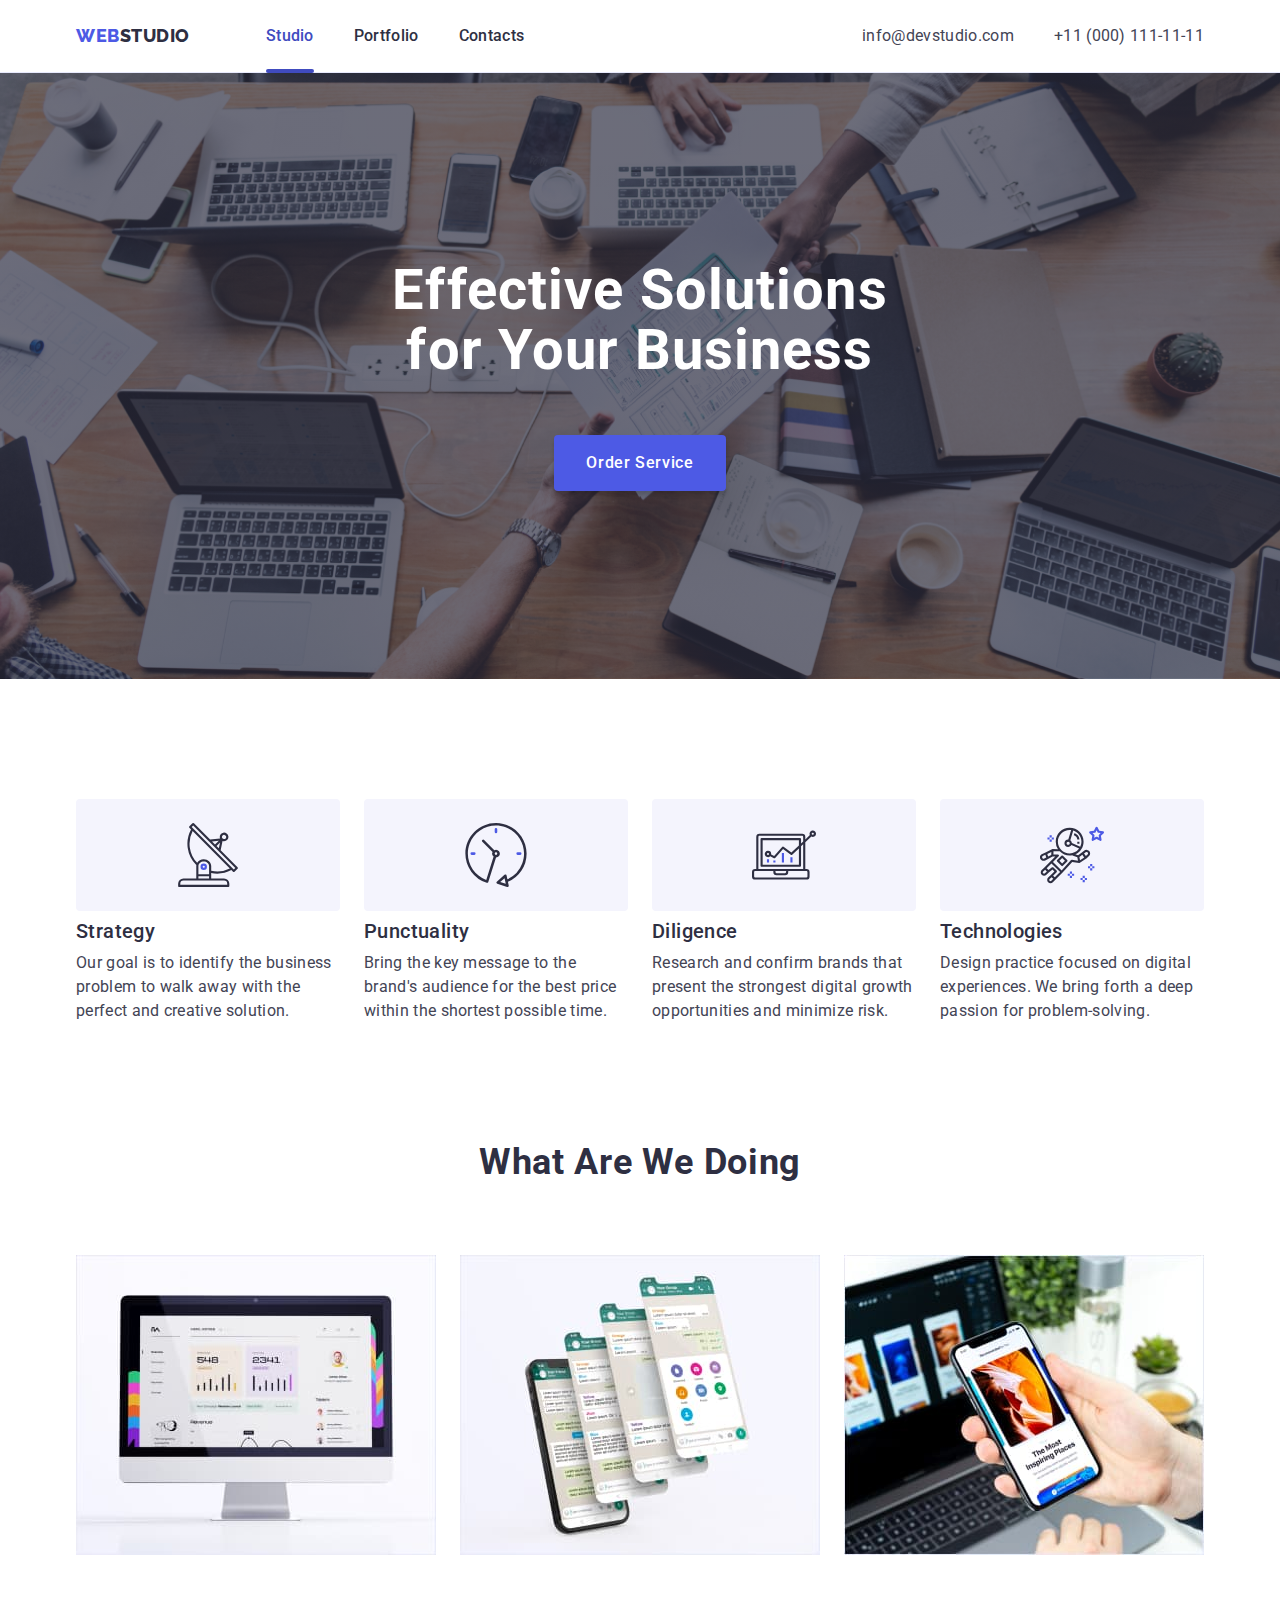
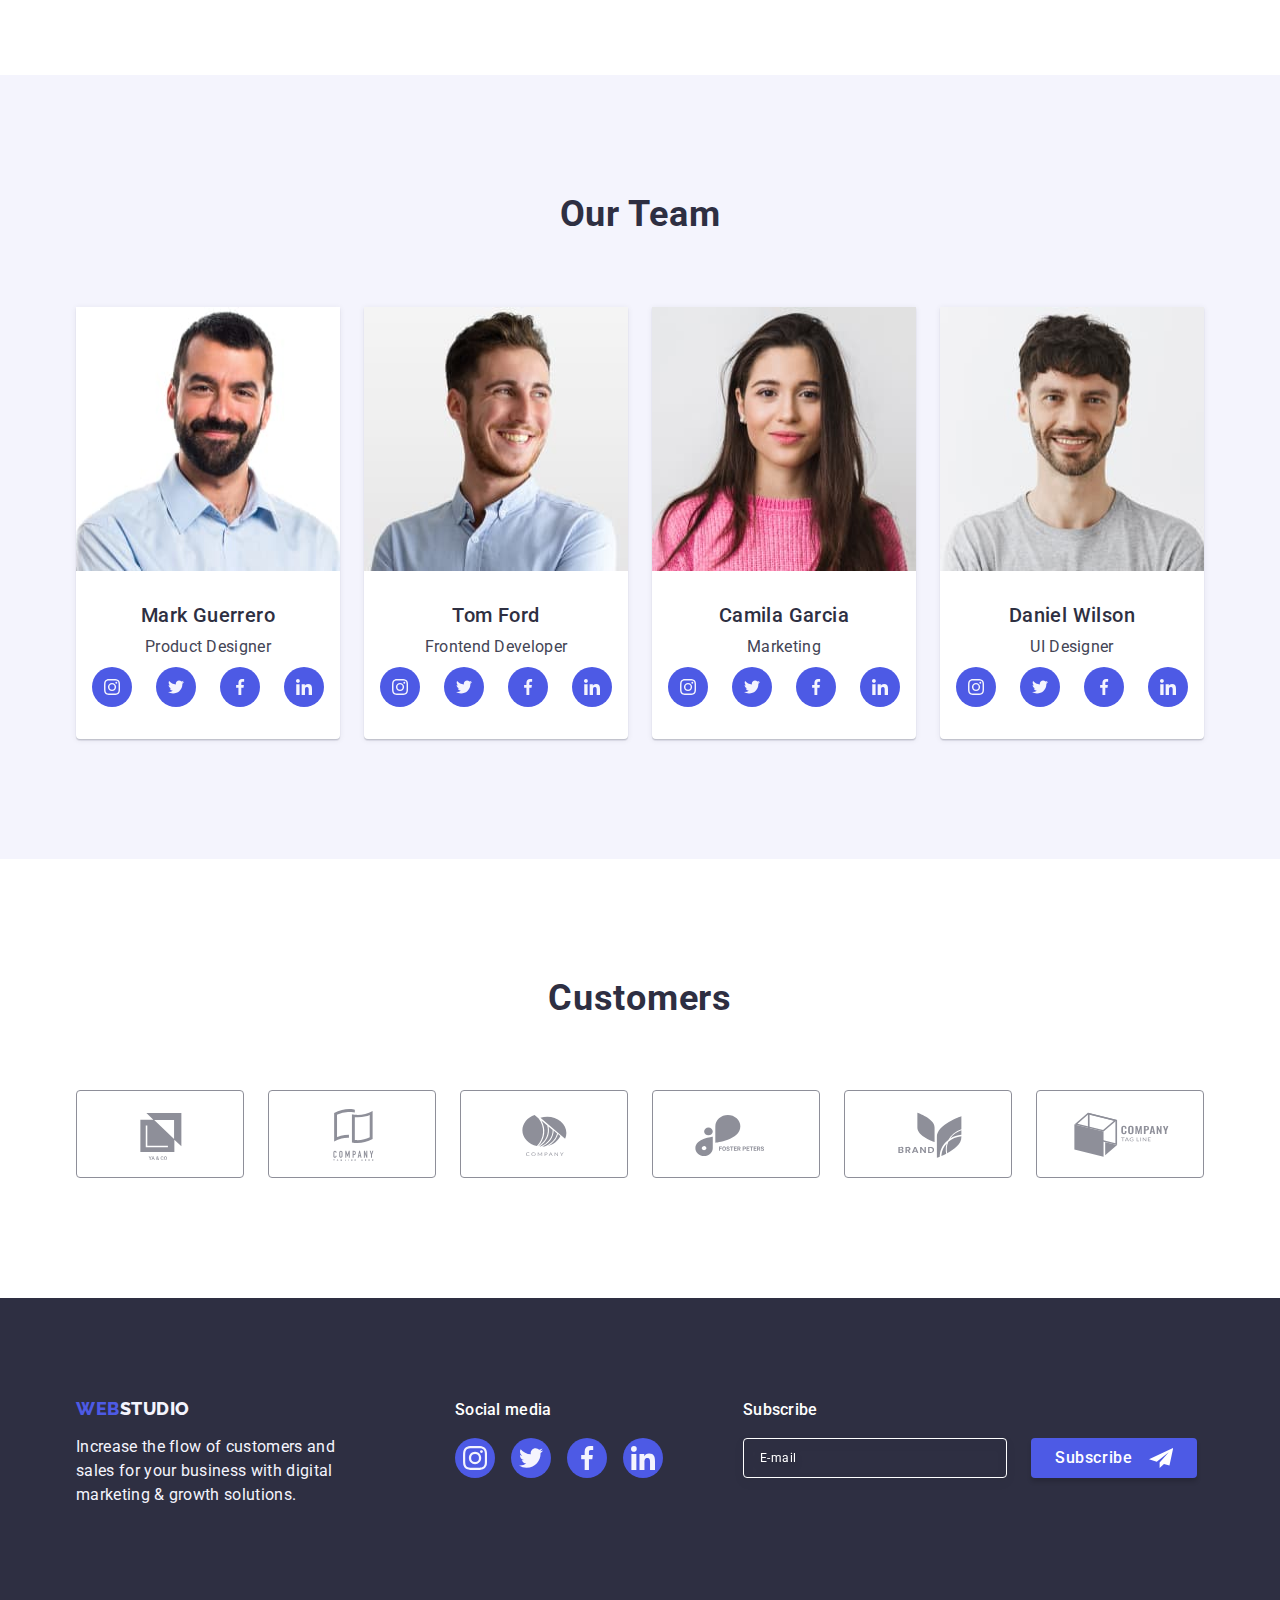
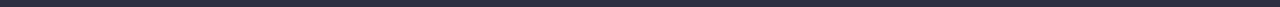
<file: index.html>
<!DOCTYPE html>
<html lang="en">

<head>
    <meta charset="UTF-8">
    <meta http-equiv="X-UA-Compatible" content="IE=edge">
    <meta name="viewport" content="width=device-width, initial-scale=1.0">
    <title>Web Studio</title>
    <link rel="stylesheet"
        href="https://cdnjs.cloudflare.com/ajax/libs/modern-normalize/1.1.0/modern-normalize.min.css">
    <link rel="preconnect" href="https://fonts.googleapis.com">
    <link rel="preconnect" href="https://fonts.gstatic.com" crossorigin>
    <link href="https://fonts.googleapis.com/css2?family=Raleway:wght@800&family=Roboto:wght@400;500;700&display=swap"
        rel="stylesheet">
    <link rel="stylesheet" href="./css/styles.css">
</head>

<body>
    <header class="head-one">
        <div class="container head-container">
            <nav class="nav-one">
                <a class="link logo" href="./index.html">Web<span class="logo-one">Studio</span></a>
                <ul class="list head-two">
                    <li><a class="link head-item head-item-two" href="./index.html">Studio</a></li>
                    <li><a class="link head-item" href="./portfolio.html">Portfolio</a></li>
                    <li><a class="link head-item" href="">Contacts</a></li>
                </ul>
            </nav>
            <address class="link head-adres">
                <ul class="list head-two">
                    <li><a class="link head-contact" href="mailto:info@devstudio.com">info@devstudio.com</a></li>
                    <li><a class="link head-contact" href="tel:+110001111111">+11 (000) 111-11-11</a></li>
                </ul>
            </address>
        </div>

    </header>

    <main>
        <section class="section-one">
            <div class="container hero">
                <h1 class="main-list">Effective Solutions <br>
                    for Your Business</h1>
                <button class="open-btn hero" type="button" data-modal-open>Order Service</button>
            </div>

        </section>
        <section class="sections-second">
            <div class="container">
                <h2 class="section-two visually-hidden">Strategy_Punctuality_Diligence_Technologies</h2>
                <ul class="list section-two-list">
                    <li class="list-one">
                        <div class="section-list-icon"><svg class="list-icon" aria-label="antenna" width="64" height="64">
                            <use href="./images/icons.svg#icon-antenna"></use>
                        </svg></div>
                        
                        <h3 class="main-link">Strategy</h3>
                        <p class="info-section-two">Our goal is to identify the business
                            problem to walk away with the perfect and creative solution.</p>
                    </li>
                    <li class="list-one">
                        <div class="section-list-icon"><svg class="list-icon" aria-label="clock" width="64" height="64">
                            <use href="./images/icons.svg#icon-clock"></use>
                        </svg></div>
                       
                        <h3 class="main-link">Punctuality</h3>
                        <p class="info-section-two">Bring the key message to the brand's audience for the best price
                            within
                            the shortest possible
                            time.</p>
                    </li>
                    <li class="list-one">
                        <div class="section-list-icon"><svg class="list-icon" aria-label="diagram" width="64" height="64">
                            <use href="./images/icons.svg#icon-diagram"></use>
                        </svg></div>
                        
                        <h3 class="main-link">Diligence</h3>
                        <p class="info-section-two">Research and confirm brands that present the strongest digital
                            growth
                            opportunities and minimize
                            risk.</p>
                    </li>
                    <li class="list-one">
                        <div class="section-list-icon"><svg class="list-icon" aria-label="astronaut" width="64" height="64">
                            <use href="./images/icons.svg#icon-astronaut"></use>
                        </svg></div>
                      
                        <h3 class="main-link">Technologies</h3>
                        <p class="info-section-two">Design practice focused on digital experiences. We bring forth a
                            deep
                            passion for
                            problem-solving.</p>
                    </li>
                </ul>
            </div>

        </section>
        <section class="section">
            <div class="container">
                <h2 class="section-main">What are we doing</h2>
                <ul class="list section-informations">
                    <li class="list-two">
                        <img src="./images/what-are-you-doing/komp.jpg" alt="komp" width="360" height="300">
                    </li>
                    <li class="list-two">
                        <img src="./images/what-are-you-doing/scrin.jpg" alt="scrin" width="360" height="300">
                    </li>
                    <li class="list-two">
                        <img src="./images/what-are-you-doing/telefon.jpg" alt="telefon" width="360" height="300">
                    </li>
                </ul>
            </div>

        </section>
        <section class="section-four section">
            <div class="container">
                <h2 class="section-main">Our Team</h2>
                <ul class="list team-list">
                    <li class="section-four-team">
                        <img src="./images/team/mark-guerrero.jpg" alt="mark-guerrero" width="264" height="264">
                        <div class="list-name">
                            <h3 class="name-section-four">Mark Guerrero</h3>
                            <p class="our-team-info">Product Designer</p>
                          <ul class="social-list list">
                            <li class="social-list-item">
                                <a href="" class="social-list-link">
                                    <svg class="social-list-icon" aria-label="icon instagram" width="16" height="16">
                                        <use href="./images/icons.svg#icon-instagram-2"></use>
                                    </svg>
                                </a>
                            </li>
                            <li class="social-list-item">
                                <a href="" class="social-list-link">
                                    <svg class="social-list-icon" aria-label="icon twitter" width="16" height="16">
                                        <use href="./images/icons.svg#icon-twitter-1"></use>
                                    </svg>
                                </a>
                            </li>
                            <li class="social-list-item">
                                <a href="" class="social-list-link">
                                    <svg class="social-list-icon" aria-label="icon Faceboock" width="16" height="16">
                                        <use href="./images/icons.svg#icon-facebook-1"></use>
                                    </svg>
                                </a>
                            </li>
                            <li class="social-list-item">
                                <a href="" class="social-list-link">
                                    <svg class="social-list-icon" aria-label="icon linkendin" width="16" height="16">
                                        <use href="./images/icons.svg#icon-linkedin-1"></use>
                                    </svg>
                                </a>
                            </li>
                          </ul>
                        </div>


                    </li>
                    <li class="section-four-team">
                        <img src="./images/team/tom-ford.jpg" alt="tom-ford" width="264" height="264">
                        <div class="list-name">
                            <h3 class="name-section-four">Tom Ford</h3>
                            <p class="our-team-info">Frontend Developer</p>
                            <ul class="social-list list">
                                <li class="social-list-item">
                                    <a href="" class="social-list-link">
                                        <svg class="social-list-icon" aria-label="icon instagram" width="16" height="16">
                                            <use href="./images/icons.svg#icon-instagram-2"></use>
                                        </svg>
                                    </a>
                                </li>
                                <li class="social-list-item">
                                    <a href="" class="social-list-link">
                                        <svg class="social-list-icon" aria-label="icon twitter" width="16" height="16">
                                            <use href="./images/icons.svg#icon-twitter-1"></use>
                                        </svg>
                                    </a>
                                </li>
                                <li class="social-list-item">
                                    <a href="" class="social-list-link">
                                        <svg class="social-list-icon" aria-label="icon Faceboock" width="16" height="16">
                                            <use href="./images/icons.svg#icon-facebook-1"></use>
                                        </svg>
                                    </a>
                                </li>
                                <li class="social-list-item">
                                    <a href="" class="social-list-link">
                                        <svg class="social-list-icon" aria-label="icon linkendin" width="16" height="16">
                                            <use href="./images/icons.svg#icon-linkedin-1"></use>
                                        </svg>
                                    </a>
                                </li>
                              </ul>
                        </div>


                    </li>
                    <li class="section-four-team">
                        <img src="./images/team/camila-garcia.jpg" alt="camila-garcia" width="264" height="264">
                        <div class="list-name">
                            <h3 class="name-section-four">Camila Garcia</h3>
                            <p class="our-team-info">Marketing</p>
                            <ul class="social-list list">
                                <li class="social-list-item">
                                    <a href="" class="social-list-link">
                                        <svg class="social-list-icon" aria-label="icon instagram" width="16" height="16">
                                            <use href="./images/icons.svg#icon-instagram-2"></use>
                                        </svg>
                                    </a>
                                </li>
                                <li class="social-list-item">
                                    <a href="" class="social-list-link">
                                        <svg class="social-list-icon" aria-label="icon twitter" width="16" height="16">
                                            <use href="./images/icons.svg#icon-twitter-1"></use>
                                        </svg>
                                    </a>
                                </li>
                                <li class="social-list-item">
                                    <a href="" class="social-list-link">
                                        <svg class="social-list-icon" aria-label="icon Faceboock" width="16" height="16">
                                            <use href="./images/icons.svg#icon-facebook-1"></use>
                                        </svg>
                                    </a>
                                </li>
                                <li class="social-list-item">
                                    <a href="" class="social-list-link">
                                        <svg class="social-list-icon" aria-label="icon linkendin" width="16" height="16">
                                            <use href="./images/icons.svg#icon-linkedin-1"></use>
                                        </svg>
                                    </a>
                                </li>
                              </ul>
                        </div>


                    </li>
                    <li class="section-four-team">
                        <img src="./images/team/daniel-wilson.jpg" alt="daniel-wilson" width="264" height="264">
                        <div class="list-name">
                            <h3 class="name-section-four">Daniel Wilson</h3>
                            <p class="our-team-info">UI Designer</p>
                            <ul class="social-list list">
                                <li class="social-list-item">
                                    <a href="" class="social-list-link">
                                        <svg class="social-list-icon" aria-label="icon instagram" width="16" height="16">
                                            <use href="./images/icons.svg#icon-instagram-2"></use>
                                        </svg>
                                    </a>
                                </li>
                                <li class="social-list-item">
                                    <a href="" class="social-list-link">
                                        <svg class="social-list-icon" aria-label="icon twitter" width="16" height="16">
                                            <use href="./images/icons.svg#icon-twitter-1"></use>
                                        </svg>
                                    </a>
                                </li>
                                <li class="social-list-item">
                                    <a href="" class="social-list-link">
                                        <svg class="social-list-icon" aria-label="icon Faceboock" width="16" height="16">
                                            <use href="./images/icons.svg#icon-facebook-1"></use>
                                        </svg>
                                    </a>
                                </li>
                                <li class="social-list-item">
                                    <a href="" class="social-list-link">
                                        <svg class="social-list-icon" aria-label="icon linkendin" width="16" height="16">
                                            <use href="./images/icons.svg#icon-linkedin-1"></use>
                                        </svg>
                                    </a>
                                </li>
                              </ul>
                        </div>


                    </li>
                </ul>
            </div>

        </section>
        <section class="section-five section">
            
            <div class="container">
                <h2 class="customers-name">Customers</h2>
                <ul class="customers-list list">
                    <li class="compani-list-menu">
                        <a class="customer-link" href="">
                        <svg class="customers-list-icon" aria-label="icon-client-1" width="104" height="56">
                            <use href="./images/icons.svg#icon-client-1"></use>
                        </svg>
                    </a>
                </li>
                    <li class="compani-list-menu">
                        <a href="" class="customer-link">
                        <svg class="customers-list-icon" aria-label="icon-client-2" width="104" height="56">
                            <use href="./images/icons.svg#icon-client-2"></use>
                        </svg>
                    </a>
                </li>
                    <li class="compani-list-menu">
                        <a class="customer-link" href="">
                        <svg class="customers-list-icon" aria-label="icon-client-3" width="104" height="56">
                            <use href="./images/icons.svg#icon-client-3"></use>
                        </svg>
                    </a>
                </li>
                    <li class="compani-list-menu">
                        <a class="customer-link" href="">
                        <svg class="customers-list-icon" aria-label="icon-client-4" width="104" height="56">
                            <use href="./images/icons.svg#icon-client-4"></use>
                        </svg>
                    </a>
                </li>
                    <li class="compani-list-menu">
                        <a class="customer-link" href="">
                        <svg class="customers-list-icon" aria-label="icon-client-5" width="104" height="56">
                            <use href="./images/icons.svg#icon-client-5"></use>
                        </svg>
                    </a>
                </li>
                    <li class="compani-list-menu">
                        <a class="customer-link" href="">
                        <svg class="customers-list-icon" aria-label="icon-client-6" width="104" height="56">
                            <use href="./images/icons.svg#icon-client-6"></use>
                        </svg>
                    </a>
                </li>
                </ul>
            </div>
        </section>
    </main>
    <footer class=" footer-link">  
        <div class="container footer-conteiner">
            <div class="footer-main">
                <a class="link logo-link" href="./index.html">Web<span class="logo-two">Studio</span></a>
                <p class="footer-info">Increase the flow of customers and <br>
                    sales for your business with digital <br>
                    marketing & growth solutions.
                </p>
            </div>
            <div class="footer-main-two">
                <p class="media">Social media</p>
                <ul class="social-list-two list">
                    <li class="social-list-item">
                        <a href="" class="social-link-two">
                            <svg class="social-list-icon" aria-label="icon instagram" width="24" height="24">
                                <use href="./images/icons.svg#icon-instagram-2"></use>
                            </svg>
                        </a>
                    </li>
                    <li class="social-list-item">
                        <a href="" class="social-link-two">
                            <svg class="social-list-icon" aria-label="icon twitter" width="24" height="24">
                                <use href="./images/icons.svg#icon-twitter-1"></use>
                            </svg>
                        </a>
                    </li>
                    <li class="social-list-item">
                        <a href="" class="social-link-two">
                            <svg class="social-list-icon" aria-label="icon Faceboock" width="24" height="24">
                                <use href="./images/icons.svg#icon-facebook-1"></use>
                            </svg>
                        </a>
                    </li>
                    <li class="social-list-item">
                        <a href="" class="social-link-two">
                            <svg class="social-list-icon" aria-label="icon linkendin" width="24" height="24">
                                <use href="./images/icons.svg#icon-linkedin-1"></use>
                            </svg>
                        </a>
                    </li>
                </ul>
            </div>
            <div class="footer-subscribe">
                <p class="footer-subskribe-desk">Subscribe</p>
                <form class="subscribe-form">
                    <label class="subscribe-form-mail">
                        <input class="subscribe-mail" type="email" name="subscribe-mail" placeholder="E-mail" required>
                        
                    </label>
                <button class="subscribe-btn" type="submit">Subscribe <svg class="subscribe-btn-icon" width="24" height="24">
                        <use href="./images/icons.svg#icon-telegramm"></use>
                    </svg>
                </button>
                    
                </form>
            </div>
        </div>
               
    </footer>

    <div class="backdrop is-hidden" data-modal>
        <div class="modal">
            <button type="button" class="modal-btn" data-modal-close>
                <svg class="modal-close-item"  width="8" height="8">
                    <use href="./images/icons.svg#icon-close"></use>
                </svg>
            </button>
            <p class="contact-form-suptitel">Leave your contacts and we will call you back</p>
        
            <form class="contact-form">
              
            <div class="contact-form-list">
                <label class="modal-contact-form-field-wraper" for="user-name"><span class="contact-form-field-disck">Name</span>
               
                </label>
              <div class="backdrop-contact-form-icon">
                    <input type="text" class="contact-form-input" name="user-name" id="user-name" required pattern="[a-zA-Z]+">
                    <svg class="contact-icon" aria-label="icon name" width="18" height="24">
                    <use href="./images/icons.svg#icon-name"></use>
                    </svg>
              </div>  
            </div> 
             
             <div class="contact-form-list">
                <label class="modal-contact-form-field-wraper" for="user_phone"><span class="contact-form-field-disck">Phone</span>
                    
                </label>
                <div class="backdrop-contact-form-icon">
                    <input type="tel" class="contact-form-input" name="user-phone" id="user_phone" required
                     pattern="[0-9]{3}-[0-9]{3}-[0-9]{3}" title="xxx-xxx-xxx">
                    <svg class="contact-icon" aria-label="icon phone" width="18" height="24">
                     <use href="./images/icons.svg#icon-phone"></use>
                    </svg>

                </div>
            </div>
                
            <div class="contact-form-list">
                <label class="modal-contact-form-field-wraper" for="user_email"><span
                 class="contact-form-field-disck">Email</span>
                    
                </label>
                <div class="backdrop-contact-form-icon">
                      <input type="text" class="contact-form-input" name="user-email" id="user_email" required>
                      <svg class="contact-icon" aria-label="icon mail" width="18" height="24">
                          <use href="./images/icons.svg#icon-mail"></use>
                      </svg>
                </div>
            </div>
               
              <div class="contact-texterea">
                <label class="modal-contact-form-field-wraper" for="user-comment"><span
                        class="contact-form-field-disck">Comment</span></label>
                <textarea class="contact-form-comment" name="user-comment" id="user-comment" placeholder="Text input"></textarea>
              </div> 
                
            <div class="contact-texteria-two">
                <input class="contact-form-chekbox visually-hidden" type="checkbox" name="user-privacy" id="user-privacy" value="true" required>
                
                <label class="contact-form-chekbox-wrapper" for="user-privacy">
                    <span class="contact-form-checkbox-icon">
                        <svg class="contact-form-own-chekbox" aria-label="icon checkmark" width="10" height="8">
                            <use href="./images/icons.svg#icon-checkmark"></use>
                        </svg>
                    </span>             
                I accept the terms and conditions of the <a href="./index.html" class="contact-form-chekbox-color">Privacy Policy</a>
                </label>
                
            </div>    
               
               
            
                <button type="submit" class="contakt-form-submit">Send</button>
            </form>
        </div>       
    </div>

    <script src="./js/modal.js"></script>
</body>

</html>
</file>
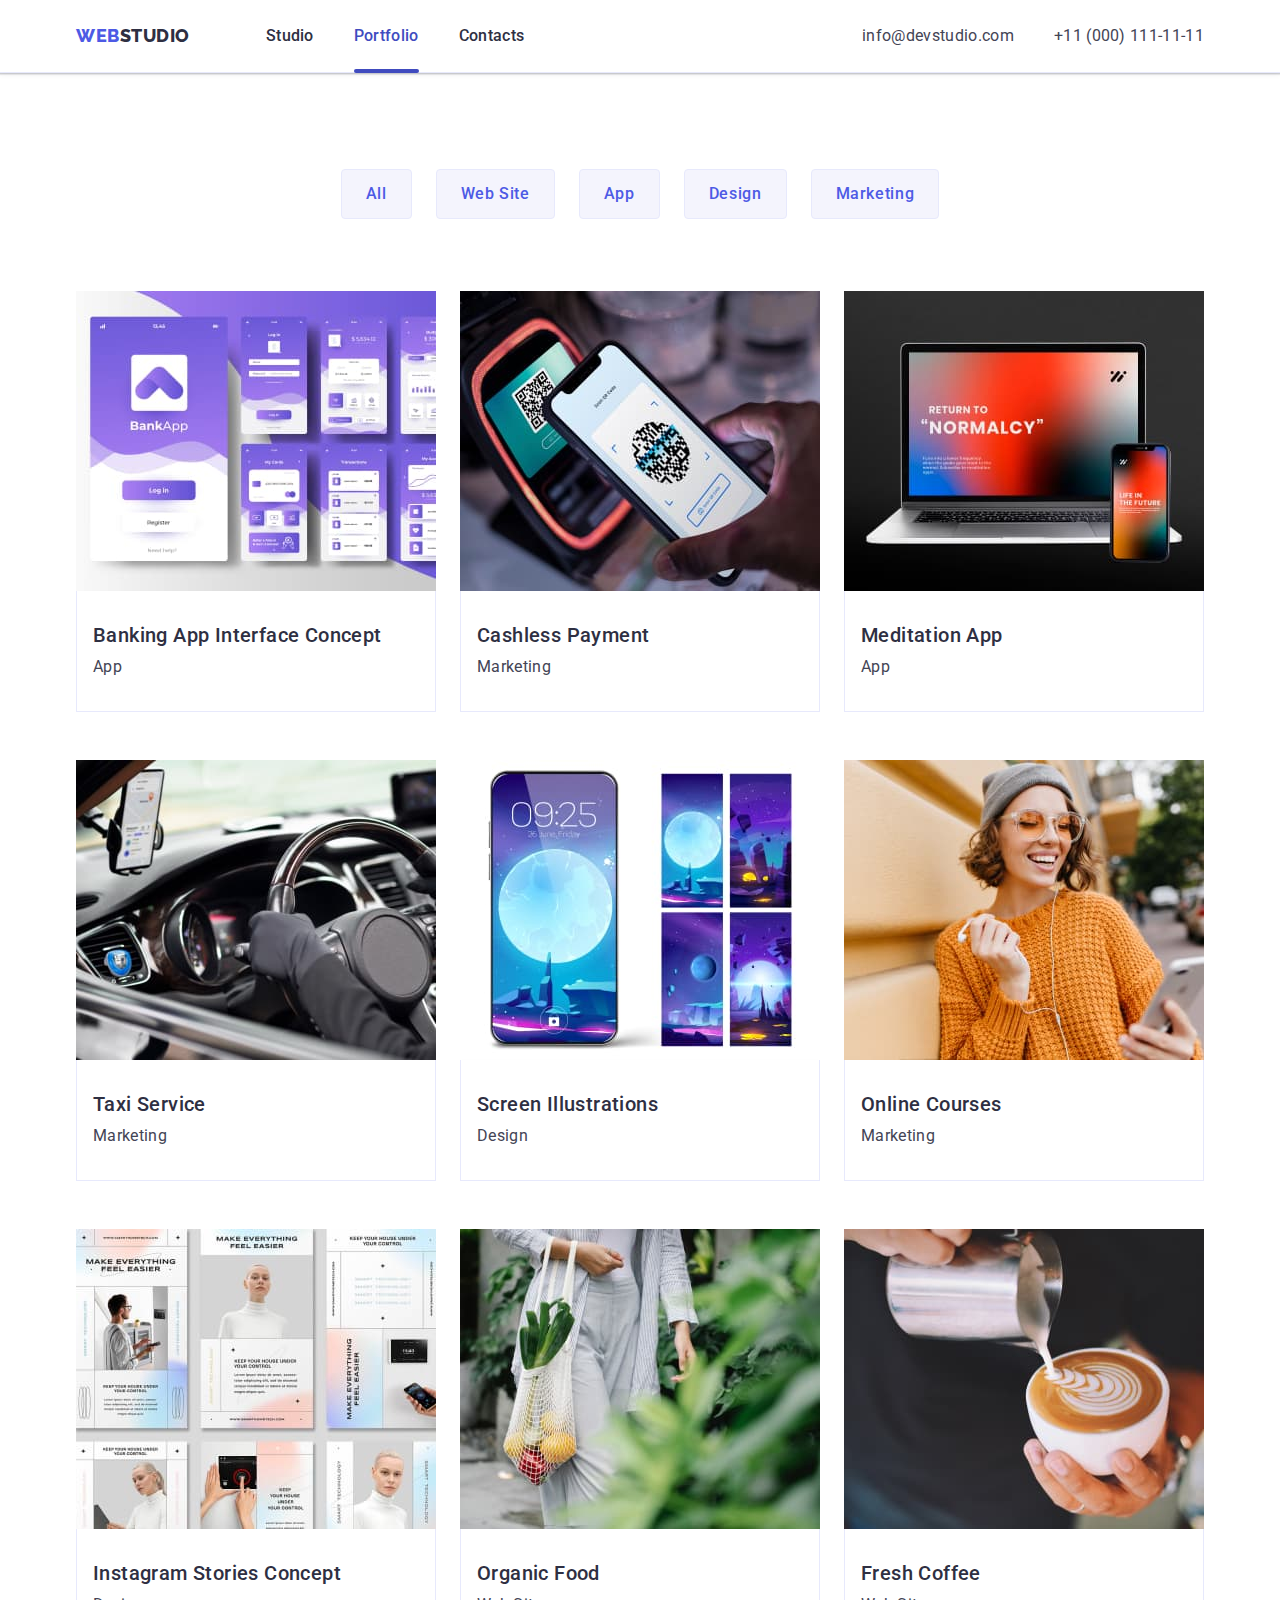
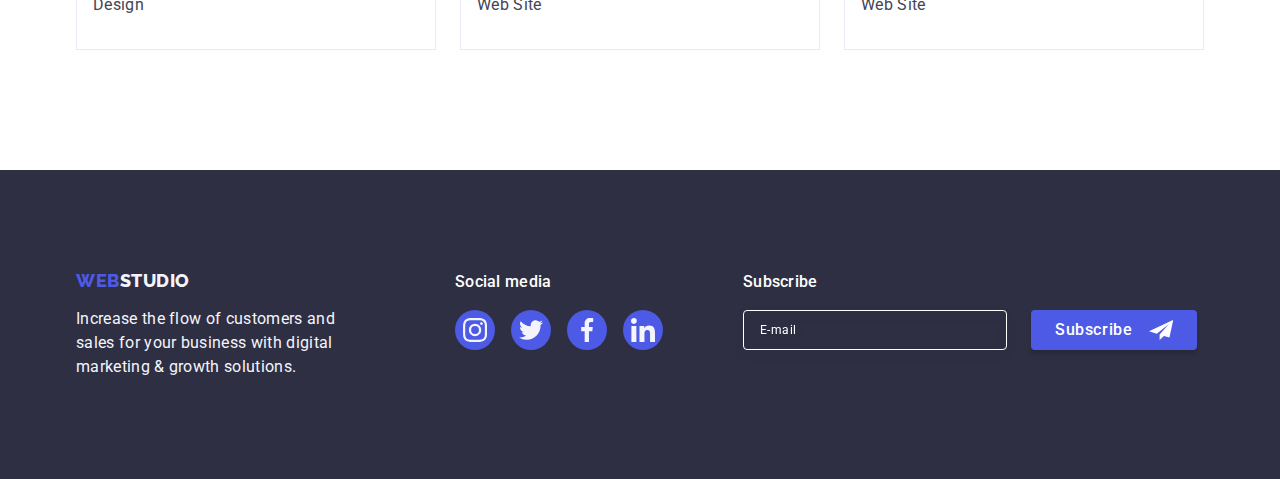
<file: portfolio.html>
<!DOCTYPE html>
<html lang="en">

<head>
    <meta charset="UTF-8">
    <meta http-equiv="X-UA-Compatible" content="IE=edge">
    <meta name="viewport" content="width=device-width, initial-scale=1.0">
    <title>Portfolio</title>
    <link rel="stylesheet"
        href="https://cdnjs.cloudflare.com/ajax/libs/modern-normalize/1.1.0/modern-normalize.min.css">
    <link rel="preconnect" href="https://fonts.googleapis.com">
    <link rel="preconnect" href="https://fonts.gstatic.com" crossorigin>
    <link href="https://fonts.googleapis.com/css2?family=Raleway:wght@800&family=Roboto:wght@400;500;700&display=swap"
        rel="stylesheet">
    <link rel="stylesheet" href="./css/styles.css">
</head>

<body>
    <header class="head-one">
        <div class="container head-container">
            <nav class="nav-one">
                <a class="link logo" href="./index.html">Web<span class="logo-one">Studio</span></a>
                <ul class="list head-two">
                    <li><a class="link head-item" href="./index.html">Studio</a></li>
                    <li><a class="link head-item head-item-two" href="./portfolio.html">Portfolio</a></li>
                    <li><a class="link head-item" href="">Contacts</a></li>
                </ul>
            </nav>
            <address class="link head-adres">
                <ul class="list head-two">
                    <li><a class="link head-contact" href="mailto:info@devstudio.com">info@devstudio.com</a></li>
                    <li><a class="link head-contact" href="tel:+110001111111">+11 (000) 111-11-11</a></li>
                </ul>
            </address>
        </div>

    </header>

    <main>
        <section class="section-portfolio">
            <div class="container">
                <h1 class="visually-hidden">Portfolio</h1>
                <ul class="list list-btn">
                    <li><button class="open-btn-portfolio" type="button">All</button></li>
                    <li><button class="open-btn-portfolio" type="button">Web Site</button></li>
                    <li><button class="open-btn-portfolio" type="button">App</button></li>
                    <li><button class="open-btn-portfolio" type="button">Design</button></li>
                    <li><button class="open-btn-portfolio" type="button">Marketing</button></li>
                </ul>
                <ul class="list card-set">
                    <li class="card-set-list link">
                        <a class="portfolio-link link" href="">
                            <div class="portfolio-owerlot"><img src="./images/portfolio/bankapp.jpg" alt="bankapp" width="360" height="300">
                            <p class="owerlot">14 Stylish and User-Friendly App Design Concepts · Task Manager App · Calorie Tracker App · Exotic
                                Fruit Ecommerce App · Cloud Storage App</p></div>
                           
                            <div class="list-name-two">
                                <h2 class="portfolio-main">Banking App Interface Concept</h2>
                                <p class="portfolio-info">App</p>
                            </div>
                        </a>
                    </li>
                    <li class="link card-set-list">
                        <a class="portfolio-link link" href="">
                            <div class="portfolio-owerlot"><img src="./images/portfolio/cashless.jpg" alt="cashless" width="360" height="300">
                            <p class="owerlot">14 Stylish and User-Friendly App Design Concepts · Task Manager App · Calorie Tracker App · Exotic
                                Fruit Ecommerce App · Cloud Storage App</p></div>
                            
                            <div class="list-name-two">
                                <h2 class="portfolio-main">Cashless Payment</h2>
                                <p class="portfolio-info">Marketing</p>
                            </div>
                        </a>
                    </li>
                    <li class="link card-set-list">
                        <a class="portfolio-link link" href="">
                            <div class="portfolio-owerlot"><img src="./images/portfolio/meditation.jpg" alt="meditation" width="360" height="300">
                            <p class="owerlot">14 Stylish and User-Friendly App Design Concepts · Task Manager App · Calorie Tracker App · Exotic
                                Fruit Ecommerce App · Cloud Storage App</p></div>
       
                            <div class="list-name-two">
                                <h2 class="portfolio-main">Meditation App</h2>
                                <p class="portfolio-info">App</p>
                            </div>
                        </a>
                    </li>
                    <li class="link card-set-list">
                        <a class="portfolio-link link" href="">
                            <div class="portfolio-owerlot"><img src="./images/portfolio/taxiservice.jpg" alt="taxiservice" width="360" height="300">
                            <p class="owerlot">14 Stylish and User-Friendly App Design Concepts · Task Manager App · Calorie Tracker App · Exotic
                                Fruit Ecommerce App · Cloud Storage App</p></div>
                           
                            <div class="list-name-two">
                                <h2 class="portfolio-main">Taxi Service</h2>
                                <p class="portfolio-info">Marketing</p>
                            </div>
                        </a>
                    </li>
                    <li class="link card-set-list">
                        <a class="portfolio-link link" href="">
                            <div class="portfolio-owerlot"><img src="./images/portfolio/screen.jpg" alt="screen" width="360" height="300">
                            <p class="owerlot">14 Stylish and User-Friendly App Design Concepts · Task Manager App · Calorie Tracker App · Exotic
                                Fruit Ecommerce App · Cloud Storage App</p></div>
                        
                            <div class="list-name-two">
                                <h2 class="portfolio-main">Screen Illustrations</h2>
                                <p class="portfolio-info">Design</p>
                            </div>
                        </a>
                    </li>
                    <li class="link card-set-list">
                        <a class="portfolio-link link" href="">
                            <div class="portfolio-owerlot"><img src="./images/portfolio/onlinecourses.jpg" alt="onlinecourses" width="360" height="300">
                            <p class="owerlot">14 Stylish and User-Friendly App Design Concepts · Task Manager App · Calorie Tracker App · Exotic
                                Fruit Ecommerce App · Cloud Storage App</p></div>
        
                            <div class="list-name-two">
                                <h2 class="portfolio-main">Online Courses</h2>
                                <p class="portfolio-info">Marketing</p>
                            </div>
                        </a>
                    </li>
                    <li class="link card-set-list">
                        <a class="portfolio-link link" href="">
                            <div class="portfolio-owerlot"><img src="./images/portfolio/instagramstories.jpg" alt="instagramstories" width="360" height="300">
                            <p class="owerlot">14 Stylish and User-Friendly App Design Concepts · Task Manager App · Calorie Tracker App · Exotic
                                Fruit Ecommerce App · Cloud Storage App</p></div>

                            <div class="list-name-two">
                                <h2 class="portfolio-main">Instagram Stories Concept</h2>
                                <p class="portfolio-info">Design</p>
                            </div>
                        </a>
                    </li>
                    <li class="link card-set-list">
                        <a class="portfolio-link link" href="">
                            <div class="portfolio-owerlot"><img src="./images/portfolio/organicfood.jpg" alt="organicfood" width="360" height="300">
                            <p class="owerlot">14 Stylish and User-Friendly App Design Concepts · Task Manager App · Calorie Tracker App · Exotic
                                Fruit Ecommerce App · Cloud Storage App</p></div>
          
                            <div class="list-name-two">
                                <h2 class="portfolio-main">Organic Food</h2>
                                <p class="portfolio-info">Web Site</p>
                            </div>
                        </a>
                    </li>
                    <li class="link card-set-list">
                        <a class="portfolio-link link" href="">
                            <div class="portfolio-owerlot"><img src="./images/portfolio/freshcoffe.jpg" alt="freshcoffe" width="360" height="300">
                            <p class="owerlot">14 Stylish and User-Friendly App Design Concepts · Task Manager App · Calorie Tracker App · Exotic
                                Fruit Ecommerce App · Cloud Storage App</p></div>
            
                            <div class="list-name-two">
                                <h2 class="portfolio-main">Fresh Coffee</h2>
                                <p class="portfolio-info">Web Site</p>
                            </div>
                        </a>
                    </li>
                </ul>
            </div>


        </section>

    </main>

    <footer class=" footer-link">
        <div class="container footer-conteiner">
            <div class="footer-main">
                <a class="link logo-link" href="./index.html">Web<span class="logo-two">Studio</span></a>
                <p class="footer-info">Increase the flow of customers and <br>
                    sales for your business with digital <br>
                    marketing & growth solutions.
                </p>
            </div>
            <div class="footer-main-two">
                <p class="media">Social media</p>
                <ul class="social-list-two list">
                    <li class="social-list-item">
                        <a href="" class="social-link-two">
                            <svg class="social-list-icon" aria-label="icon instagram" width="24" height="24">
                                <use href="./images/icons.svg#icon-instagram-2"></use>
                            </svg>
                        </a>
                    </li>
                    <li class="social-list-item">
                        <a href="" class="social-link-two">
                            <svg class="social-list-icon" aria-label="icon twitter" width="24" height="24">
                                <use href="./images/icons.svg#icon-twitter-1"></use>
                            </svg>
                        </a>
                    </li>
                    <li class="social-list-item">
                        <a href="" class="social-link-two">
                            <svg class="social-list-icon" aria-label="icon Faceboock" width="24" height="24">
                                <use href="./images/icons.svg#icon-facebook-1"></use>
                            </svg>
                        </a>
                    </li>
                    <li class="social-list-item">
                        <a href="" class="social-link-two">
                            <svg class="social-list-icon" aria-label="icon linkendin" width="24" height="24">
                                <use href="./images/icons.svg#icon-linkedin-1"></use>
                            </svg>
                        </a>
                    </li>
                </ul>
            </div>
            <div class="footer-subscribe">
                <p class="footer-subskribe-desk">Subscribe</p>
                <form class="subscribe-form">
                    <label class="subscribe-form-mail">
                        <input class="subscribe-mail" type="email" name="subscribe-mail" placeholder="E-mail" required>
            
                    </label>
                    <button class="subscribe-btn" type="submit">Subscribe <svg class="subscribe-btn-icon" width="24" height="24">
                            <use href="./images/icons.svg#icon-telegramm"></use>
                        </svg>
                    </button>
                </form>
            </div>
        </div>
    
    </footer>


</body>

</html>
</file>
<file: css/styles.css>
:root {
  --main-font-family: "Roboto", sans-serif;
  --secondary-font-family: "Raleway", sans-serif;
  --accent-color: #404bbf;
  --second-color: #4d5ae5;
  --color-font-family: #434455;
  --color-btm-font: #ffffff;
  --color-backgraund: #2e2f42;
  --color-secondary-backgraund: #f4f4fd;
  --color-btm-two: #e7e9fc;
}

.list {
  list-style: none;
  padding: 0;
  margin: 0;
}
.link {
  text-decoration: none;
}
button {
  font-family: inherit;
  cursor: pointer;
}
body {
  font-family: var(--main-font-family);
  color: var(--color-font-family);
  background-color: var(--color-btm-font);
}
img {
  display: block;
}
.container {
  width: 1158px;
  padding: 0 15px;
  margin: 0 auto;
}
.section {
  padding-top: 0;
  padding-bottom: 120px;
}
h1,
h2,
h3,
h4,
h5,
h6,
p {
  margin: 0;
}
/* ======= ==== Header===== ====== */
.head-one {
  border-bottom: 1px solid var(--color-btm-two);
box-shadow: 0px 2px 1px rgba(46, 47, 66, 0.08),
    0px 1px 1px rgba(46, 47, 66, 0.16),
    0px 1px 6px rgba(46, 47, 66, 0.08);
}
.head-container {
  display: flex;
  align-items: center;
  justify-content: space-between;
  gap: 40px;
  
}
.nav-one {
  display: flex;
  align-items: center;
}
.head-two {
  display: flex;
  gap: 40px;
}

.logo {
  font-family: var(--secondary-font-family);
  font-weight: 800;
  font-size: 18px;
  line-height: 1.17;
  align-items: center;
  letter-spacing: 0.03em;
  text-transform: uppercase;
  margin-right: 76px;
  color: var(--second-color);
}
.logo-one {
  color: var(--color-backgraund);
}

.head-item {
  font-weight: 500;
  font-size: 16px;
  line-height: 1.5;
  letter-spacing: 0.02em;
  display: block;
  padding: 24px 0;

  color: var(--color-backgraund);
  transition: color 250ms cubic-bezier(0.4, 0, 0.2, 1);
}


.head-item-two::after {
  position: absolute;
  content: "";
  display: block;
  left: 0;
  bottom: -1px;
  width: 100%;
    height: 4px;
    background-color: var(--accent-color);
      border-radius: 2px;
}
.head-item-two{
  position: relative;
  color: var(--accent-color);
}
.head-item:hover,
.head-item:focus {
  color: var(--accent-color);
}
.head-adres {
  font-style: normal;
  gap: 40px;
}

.head-contact {
  font-weight: 400;
  font-size: 16px;
  line-height: 1.5;
  letter-spacing: 0.02em;
  color: var(--color-font-family);
  transition: color 250ms cubic-bezier(0.4, 0, 0.2, 1);
}
.head-contact:hover,
.head-contact:focus {
  color: var(--accent-color);
}

/* -------sections------ */
.section-one {
  max-width: 1440px;
  top: 72px;
  padding: 188px 0;
  background-color: var(--color-backgraund);
  background-image: linear-gradient( rgba(46, 47, 66, 0.7), rgba(46, 47, 66, 0.7)), url(../images/hero/bg.jpg);
  background-size: cover;
  background-repeat: no-repeat;
  background-position: center;
  margin-left: auto;
    margin-right: auto;
}

.hero {
  text-align: center;
  margin-left: auto;
  margin-right: auto;
  display: block;
  
}
.main-list {
  font-family: var(--main-font-family);
  font-weight: 700;
  font-size: 56px;
  line-height: 1.07;
  max-width: 496px;
  text-align: center;
  letter-spacing: 0.02em;
  color: var(--color-btm-font);
  margin-left: auto;
  margin-right: auto;
  margin-bottom: 54px;
}
.open-btn {
  min-width: 169px;
  padding: 16px 32px;
  height: 56px;
  border-radius: 4px;
  font-family: var(--main-font-family);
  font-weight: 500;
  font-size: 16px;
  line-height: 1.5;
  display: block;
  letter-spacing: 0.04em;
  color: var(--color-btm-font);
  background: var(--second-color);
  border: none;
  box-shadow: 0px 4px 4px rgba(0, 0, 0, 0.15);
  transition: background-color 250ms cubic-bezier(0.4, 0, 0.2, 1);
}
.open-btn:hover,
.open-btn:focus {
  background-color: var(--accent-color);
}
/* ---------section 2------- */
.sections-second {
  padding: 120px 0;
}
.section-two {
  line-height: 1.2;
}
.visually-hidden {
  position: absolute;
  white-space: nowrap;
  width: 1px;
  height: 1px;
  overflow: hidden;
  border: 0;
  padding: 0;
  clip: rect(0 0 0 0);
  clip-path: inset(50%);
  margin: -1px;
}
.section-two-list {
  display: flex;
  gap: 24px;
}
.list-one {
  flex-basis: calc((100% - 72px) / 4);
}
.section-list-icon {
  display: flex;
  justify-content: center;
  align-items: center;
  width: 264px;
    height: 112px;
    left: 0px;
    top: 0px;
  background: #F4F4FD;
    border-radius: 4px;
    margin-bottom: 8px;
}
.main-link {
  font-family: var(--main-font-family);
  font-weight: 500;
  font-size: 20px;
  line-height: 1.2;
  letter-spacing: 0.02em;
  color: var(--color-backgraund);
  margin-bottom: 8px;
}
.info-section-two {
  font-family: var(--main-font-family);
  font-weight: 400;
  font-size: 16px;
  line-height: 1.5;
  letter-spacing: 0.02em;
  color: var(--color-font-family);
}
/* ------section 3----- */
.section-informations {
  display: flex;
  column-gap: 24px;
  padding: 0;
  gap: 24px;
}
.list-two {
  width: calc((100% - 48px) / 3);
}

/* section 4 */
.section-four {
  background: var(--color-secondary-backgraund);
  padding: 120px 0;
}
.section-main {
  font-family: var(--main-font-family);
  font-weight: 700;
  font-size: 36px;
  line-height: 1.11;
  text-align: center;
  letter-spacing: 0.02em;
  text-transform: capitalize;
  color: var(--color-backgraund);
  margin-bottom: 72px;
}
.team-list {
  display: flex;
  gap: 24px;
}

.section-four-team {
  border-radius: 0px 0px 4px 4px;
  background: var(--color-btm-font);
  text-align: center;
  box-shadow: 0px 1px 6px rgba(46, 47, 66, 0.08),
    0px 1px 1px rgba(46, 47, 66, 0.16), 0px 2px 1px rgba(46, 47, 66, 0.08);
  
}


.list-name {
  padding: 32px 0px;
}
.name-section-four {
  text-align: center;
  font-family: var(--main-font-family);
  font-weight: 500;
  font-size: 20px;
  line-height: 1.2;
  letter-spacing: 0.02em;
  color: var(--color-backgraund);
  margin-bottom: 8px;
}
.our-team-info {
  text-align: center;
  font-family: var(--main-font-family);
  font-weight: 400;
  font-size: 16px;
  line-height: 1.5;
  letter-spacing: 0.02em;
  color: var(--color-font-family);
  margin-bottom: 8px;
}
.social-list{
  display: flex;
  justify-content: center;
  gap: 24px;
}
.social-list-item {
  width: 40px;
  height: 40px;
}
.social-list-link {
  display: flex;
  justify-content: center;
  align-items:center;
  width: 100%;
  height: 100%;
  border-radius: 50%;
  background-color: #4D5AE5;
    transition: background-color 250ms cubic-bezier(0.4, 0, 0.2, 1);
}
.social-list-icon {
  width: 24;
  height: 24;
}

.social-list-link:hover,
.social-list-link:focus {
  background-color: #404bbf;
}
.social-list-icon {
  fill: var(--color-secondary-backgraund);
}

/* ===============Sictions 5============ */
.section-five {
  padding: 120px 0;
}
.customers-name {
  font-family: var(--main-font-family);
  font-weight: 700;
  font-size: 36px;
  line-height: 1.1;
  text-align: center;
  letter-spacing: 0.02em;
  text-transform: capitalize;
  color: var(--color-backgraund);
  margin-bottom: 72px;
}
.customers-list {
  display: flex;
  justify-content: center;
  gap: 24px;
}
.compani-list-menu {
  width: calc((100% - 120px) / 6);
  height: 88px;
  
}
.customer-link {
  width: 100%;
  height: 100%;
  border: 1px solid #8e8f99;
  border-radius: 4px;
  display: flex;
  align-items: center;
  justify-content: center;
  color: #8e8f99;
  transition: border-color 250ms cubic-bezier(0.4, 0, 0.2, 1),
      color 250ms cubic-bezier(0.4, 0, 0.2, 1);
}
.customer-link:hover,
.customer-link:focus {
  color: var(--accent-color);
  border-color: var(--accent-color);
}
.customers-list-icon {
  fill: currentColor;
}
/* -------Footer------ */
.footer-link {
  background: var(--color-backgraund);
  padding: 100px 0;
}
.footer-conteiner {
  display: flex;
  align-items: baseline;
}
.footer-main {
  margin-right: 120px
}

.logo-link {
  font-family: var(--secondary-font-family);
  font-weight: 800;
  font-size: 18px;
  line-height: 1.17;
  align-items: center;
  letter-spacing: 0.03em;
  text-transform: uppercase;
  color: var(--second-color);
  display: inline-block;
  margin-bottom: 16px;
}
.logo-two {
  font-family: var(--secondary-font-family);
  font-weight: 800;
  font-size: 18px;
  line-height: 1.17;
  align-items: center;
  letter-spacing: 0.03em;
  text-transform: uppercase;

  color: var(--color-secondary-backgraund);
}
.footer-info {
  font-family: var(--main-font-family);
  font-weight: 400;
  font-size: 16px;
  line-height: 1.5;

  letter-spacing: 0.02em;

  color: var(--color-secondary-backgraund);
}

.media {
  font-family: var(--main-font-family);
font-weight: 500;
font-size: 16px;
line-height: 1.5;
color: var(--color-btm-font);
margin-bottom: 16px;
letter-spacing: 0.02em
}
.social-list-two {
  display: flex;

  gap: 16px;
}
.social-link-two {
  display: flex;
    justify-content: center;
    align-items: center;
    width: 100%;
    height: 100%;
    border-radius: 50%;
    background-color: #4D5AE5;
    transition: background-color 250ms cubic-bezier(0.4, 0, 0.2, 1);
}
.social-list-icon {
  fill: var(--color-secondary-backgraund);
}
.social-link-two:hover,
.social-link-two:focus {
background-color:  #31D0AA;
}

.footer-subscribe {
  margin-left: 80px;
}
.footer-subskribe-desk {
  font-family: var(--main-font-family);
    font-weight: 500;
    font-size: 16px;
    line-height: 1.5;
    letter-spacing: 0.02em;
    color: #FFFFFF;
    margin-bottom: 16px;
}
.subscribe-form {
  display: flex;
  gap: 24px;
}
.subscribe-mail {
  width: 264px;
  height: 40px ;
  border: 1px solid #FFFFFF;
    filter: drop-shadow(0px 4px 4px rgba(0, 0, 0, 0.15));
    border-radius: 4px;
    color: var(--color-btm-font);
    padding-left: 16px;
    font-size: 12px;
    background-color: transparent;
    line-height: 1.5;
    letter-spacing: 0.04em;
}
::placeholder {
  color: var(--color-btm-font);
}
.contact-form-icon {
  margin-left: 80px;
}
.subscribe-btn {
  display: flex;
    flex-direction: row;
    justify-content: center;
    align-items: center;
  min-width: 165px;
  height: 40px;
    padding: 8px 24px;
    border-radius: 4px;
    font-family: var(--main-font-family);
    font-weight: 500;
    font-size: 16px;
    line-height: 1.5;
    letter-spacing: 0.04em;
    color: var(--color-btm-font);
    background: var(--second-color);
    border: none;
    box-shadow: 0px 4px 4px rgba(0, 0, 0, 0.15);
    transition: background-color 250ms cubic-bezier(0.4, 0, 0.2, 1);
}
.subscribe-btn:hover,
.subscribe-btn:focus {
  background-color: var(--accent-color);
}
.subscribe-btn-icon {
  display: block;
  margin-left: 16px;
}

/* Portfolio */

.section-portfolio {
  padding: 96px 0 120px;
}
.list-btn {
  display: flex;
  justify-content: center;
  margin-bottom: 72px;
  margin-left: auto;
  margin-right: auto;
  gap: 24px;
}
.open-btn-portfolio {
  padding: 12px 24px;
  font-family: var(--main-font-family);
  font-weight: 500;
  font-size: 16px;
  line-height: 1.5;
  text-align: center;
  letter-spacing: 0.04em;
  color: var(--second-color);
  background: var(--color-secondary-backgraund);
  border: 1px solid var(--color-btm-two);
  border-radius: 4px;
  transition: color 250ms cubic-bezier(0.4, 0, 0.2, 1),
    background-color 250ms cubic-bezier(0.4, 0, 0.2, 1),
    border-color 250ms cubic-bezier(0.4, 0, 0.2, 1),
    box-shadow 250ms cubic-bezier(0.4, 0, 0.2, 1);
}
.open-btn-portfolio:hover {
  background: var(--accent-color);
}
.open-btn-portfolio:hover,
.open-btn-portfolio:focus {
  color: var(--color-btm-font);
  border-color: transparent;
  background-color: var(--accent-color);
  box-shadow: 0px 3px 1px rgba(0, 0, 0, 0.1), 0px 2px 1px rgba(0, 0, 0, 0.08),
    0px 2px 2px rgba(0, 0, 0, 0.12);
}

.card-set {
  display: flex;
  flex-wrap: wrap;
  column-gap: 24px;
  row-gap: 48px;
}
.card-set-list {
  width: calc((100% - 48px) / 3);
}
.portfolio-link {
  display: block;
  transition: box-shadow 250ms cubic-bezier(0.4, 0, 0.2, 1)
}
.list-name-two {
  padding: 32px 16px;
  border: 1px solid var(--color-btm-two);
  border-top: none;
}
.portfolio-main {
  font-family: var(--main-font-family);
  font-weight: 500;
  font-size: 20px;
  line-height: 1.2;
  letter-spacing: 0.02em;
  color: var(--color-backgraund);
  margin-bottom: 8px;
}
.portfolio-info {
  font-family: var(--main-font-family);
  font-weight: 400;
  font-size: 16px;
  line-height: 1.5;
  letter-spacing: 0.02em;
  color: var(--color-font-family);
}
.portfolio-link:hover,
.portfolio-link:focus {
  box-shadow: 0px 1px 6px rgba(46, 47, 66, 0.08), 0px 1px 1px rgba(46, 47, 66, 0.16), 0px 2px 1px rgba(46, 47, 66, 0.08);
}
.portfolio-owerlot {
  position: relative;
  overflow: hidden;
  
}
.owerlot {
  position: absolute;
  top: 0;
  left: 0;
  width: 100%;
    height: 100%;
  font-family: var(--main-font-family);
    font-weight: 400;
    font-size: 16px;
    line-height: 1.5;
    color: var(--color-secondary-backgraund);
    background: var(--second-color);
    padding: 40px 32px;
    transform: translate(0px, 100%);
    transition: transform 250ms linear;
      box-shadow: 0px 4px 4px rgba(0, 0, 0, 0.25);
      letter-spacing: 0.02em;
      transition: transform 250ms cubic-bezier(0.4, 0, 0.2, 1);
}
.portfolio-link:hover .owerlot,
.portfolio-link:focus .owerlot {
  transform: translate(0%);
}

/* ==========backdrop========= */

.backdrop {
  position: fixed;
  top: 0;
  left: 0;
  width: 100%;
  height: 100%;
  background: rgba(46, 47, 66, 0.4);
  transition: opacity 250ms cubic-bezier(0.4, 0, 0.2, 1), visibility 250ms cubic-bezier(0.4, 0, 0.2, 1);
}
.modal {
  position: absolute;
  transform: translate(-50%, -50%);
  top: 50%;
  left: 50%;
  width: 408px;
    min-height: 584px;
    background: #FCFCFC;
      box-shadow: 0px 1px 1px rgba(0, 0, 0, 0.14), 0px 1px 3px rgba(0, 0, 0, 0.12), 0px 2px 1px rgba(0, 0, 0, 0.2);
      border-radius: 4px;
      padding: 72px 24px 24px 24px;
      transition: transform 250ms cubic-bezier(0.4, 0, 0.2, 1);
      
}

.modal-btn {
  position: absolute;
  top: 24px;
  right: 24px;
  display: flex;
  align-items: center;
  justify-content: center;
  width: 24px;
  height: 24px;
background: #E7E9FC;
  border: 1px solid rgba(0, 0, 0, 0.1);
  border-radius: 50%;
  padding: 0;
  transition: background-color 250ms cubic-bezier(0.4, 0, 0.2, 1),
    border 250ms cubic-bezier(0.4, 0, 0.2, 1);
}
.modal-close-item {
  transition: fill 250ms cubic-bezier(0.4, 0, 0.2, 1);
}
.is-hidden {
  opacity: 0;
  visibility: hidden;
  pointer-events: none;
}
.modal-btn:hover,
.modal-btn:focus {
  background-color: var(--accent-color);
  border: none;
  fill: #ffffff;
}

.contact-form-suptitel {
    width: 360px;
    height: 24px;
    left: 540px;
    top: 152px;
  font-family: var(--main-font-family);
    font-weight: 500;
    font-size: 16px;
    line-height: 1.5;
    text-align: center;
    letter-spacing: 0.02em;
  margin-bottom: 28px;
    color: var(--color-backgraund);
    margin-bottom: 16px;
}
.modal-contact-form-field-wraper{
  font-size: 12px;
  line-height: 1.17;
  letter-spacing: 0.04em;
  color: #8e8f99
}
.modal-contact-form-field-wraper,
.contact-form-chekbox-wrapper {
  display: block;
}
.contact-form-list {
  margin-bottom: 8px;
}
.backdrop-contact-form-icon {
  position: relative;
}

.contact-form-input {
  width: 100%;
    height: 40px;
    background-color: transparent;
    padding-left: 38px;
    border: 1px solid rgba(46, 47, 66, 0.4);
    border-radius: 4px;
    outline: transparent;
    transition: border-color 250ms cubic-bezier(0.4, 0, 0.2, 1);
}
.contact-form-input:focus {
  outline: none;
  border-color: var(--second-color);
}
.contact-icon {
  position: absolute;
  display: block;
    top: 50%;
    left: 16px;
    transform: translateY(-50%);
transition: fill 250ms cubic-bezier(0.4, 0, 0.2, 1);
fill: var(--color-backgraund);
} 

.contact-form-input:focus + .contact-icon {
  fill: var(--second-color);
}

.contact-form-field-disck {
  display: block;
    font-family: var(--main-font-family);
    font-weight: 400;
    font-size: 12px;
    line-height: 1.17;
    letter-spacing: 0.01em; 
    color: #8E8F99;
    margin-bottom: 4px;
}
.contact-texterea {
  margin-bottom: 16px
}
.contact-form-comment {
  display: block;
  width: 100%;
  height: 120px;
  resize: none;
  border-radius: 4px;
  font-size: 12px;
  line-height: 1.17;
  letter-spacing: 0.04em;
  color: rgba(46, 47, 66, 0.4);
  border: 1px solid rgba(46, 47, 66, 0.2);
  background-color: transparent;
  padding: 8px 16px;
  outline: transparent;
  resize: none;
transition: border-color 250ms cubic-bezier(0.4, 0, 0.2, 1);

}

.contact-form-comment:focus {
  outline: none;
  border-color: var(--second-color);
  
}
.contact-texteria-two {
  margin-bottom: 24px;
}
.contact-form-chekbox {
  appearance: none;
  position: absolute;
}

.contact-form-chekbox-wrapper {
  font-size: 12px;
  line-height: 1.17;
  letter-spacing: 0.04em;
  color: #8e8f99;

}
.contact-form-checkbox-icon {
  width: 16px;
  height: 16px;
  border: 1px solid rgba(46, 47, 66, 0.4);
  border-radius: 2px;
  transition: background-color 250ms cubic-bezier(0.4, 0, 0.2, 1), border 250ms cubic-bezier(0.4, 0, 0.2, 1), fill 250ms cubic-bezier(0.4, 0, 0.2, 1);
  display: inline-flex;
  align-items: center;
  justify-content: center;
  fill: transparent;

}
.contact-form-own-chekbox {
  border-radius: 2px;
  cursor: pointer;
}

.contact-form-chekbox:checked + .contact-form-chekbox-wrapper > .contact-form-checkbox-icon {
  background-color: #404BBF;
    border: none;
    fill: #FFFFFF;
}
.contact-form-chekbox:checked + .contact-form-checkbox-icon > .contact-form-chekmark-icom {
  
  opacity: 1;
}
.contact-form-chekbox-desk {
    font-family: var(--main-font-family);
    font-weight: 400;
    font-size: 12px;
    line-height: 1.17;
    letter-spacing: 0.04em;
    color: #8E8F99;
    margin-left: 8px;
}
.contact-form-chekbox-color {
  color: var(--second-color);
}



/* buttom */
.contakt-form-submit {
  min-width: 169px;
  display: block;
  padding: 16px 32px;
  font-family: var(--main-font-family);
    font-weight: 500;
    font-size: 16px;
    line-height: 1.5;
    text-align: center;
    letter-spacing: 0.04em;
    color: var(--color-btm-font);
    width: 169px;
    height: 56px;
    background: #4D5AE5;
    box-shadow: 0px 4px 4px rgba(0, 0, 0, 0.15);
    border-radius: 4px;
    margin-left: auto;
    margin-right: auto;
    transition: background-color 250ms cubic-bezier(0.4, 0, 0.2, 1);
    cursor: pointer;
    border: none;
}
.contakt-form-submit:hover,
.contakt-form-submit:focus {
  background-color:var(--accent-color);
}
</file>
